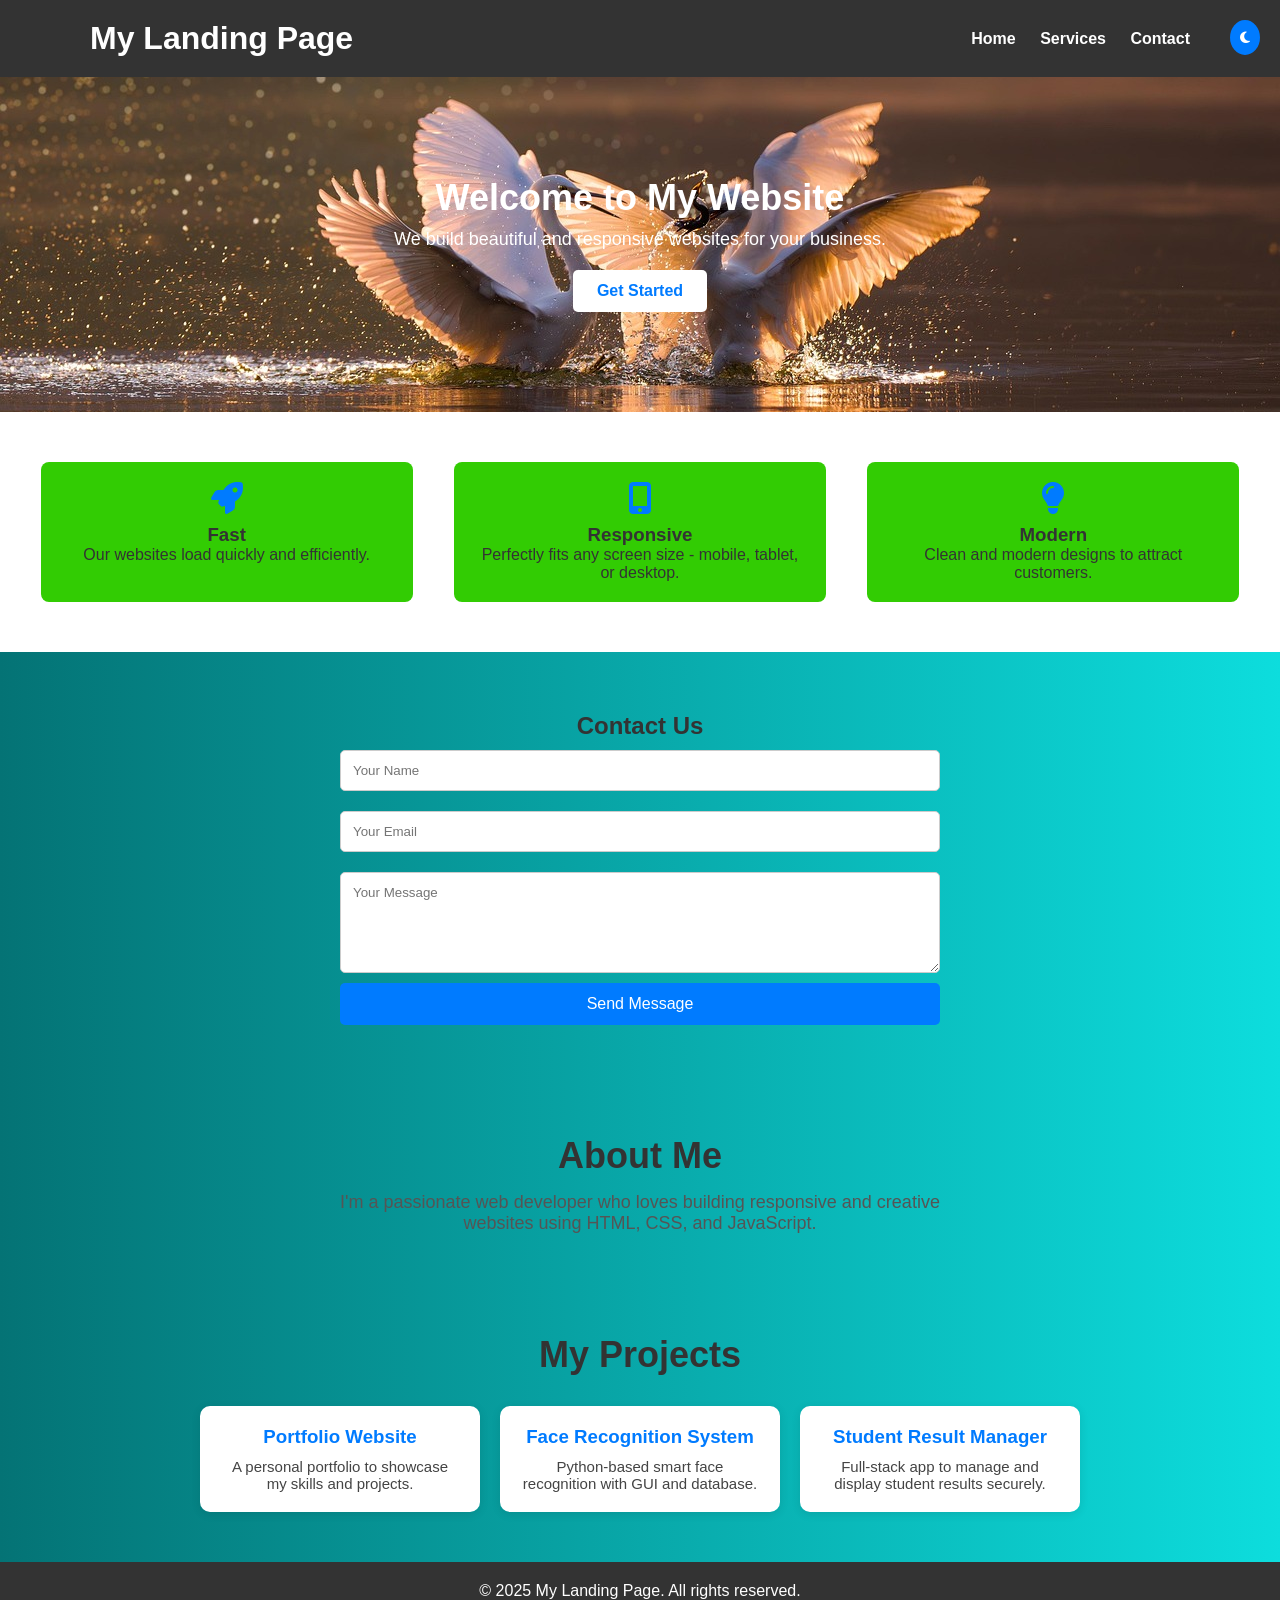
<file: Landing Page/index.html>
<!DOCTYPE html>
<html lang="en">
<head>
  <meta charset="UTF-8" />
  <meta name="viewport" content="width=device-width, initial-scale=1.0" />
  <title>Landing Page</title>
  <link rel="stylesheet" href="style.css" />
  <script defer src="script.js"></script>
  <!-- Font Awesome for Icons -->
  <link
    rel="stylesheet"
    href="https://cdnjs.cloudflare.com/ajax/libs/font-awesome/6.4.0/css/all.min.css"
  />
</head>
<body>
  <!-- Toggle Button -->
  <div class="theme-toggle">
    <button id="toggleTheme">
      <i class="fas fa-moon"></i>
    </button>
  </div>

  <!-- Header -->
  <header>
    <div class="container">
      <h1>My Landing Page</h1>
      <nav>
        <a href="#hero">Home</a>
        <a href="#features">Services</a>
        <a href="#contact">Contact</a>
      </nav>
    </div>
  </header>

  <!-- Hero Section -->
  <section class="hero" id="hero">
    <h2>Welcome to My Website</h2>
    <p>We build beautiful and responsive websites for your business.</p>
    <a href="#contact" class="btn">Get Started</a>
  </section>

  <!-- Features Section -->
  <section class="features" id="features">
    <div class="feature-box">
      <i class="fas fa-rocket fa-2x"></i>
      <h3>Fast</h3>
      <p>Our websites load quickly and efficiently.</p>
    </div>
    <div class="feature-box">
      <i class="fas fa-mobile-alt fa-2x"></i>
      <h3>Responsive</h3>
      <p>Perfectly fits any screen size - mobile, tablet, or desktop.</p>
    </div>
    <div class="feature-box">
      <i class="fas fa-lightbulb fa-2x"></i>
      <h3>Modern</h3>
      <p>Clean and modern designs to attract customers.</p>
    </div>
  </section>

  <!-- Contact Section -->
  <section class="contact" id="contact">
    <h2>Contact Us</h2>
    <form>
      <input type="text" placeholder="Your Name" required />
      <input type="email" placeholder="Your Email" required />
      <textarea placeholder="Your Message" rows="5" required></textarea>
      <button type="submit">Send Message</button>
    </form>
  </section>
  <!-- About Section -->
<section class="about">
  <h2>About Me</h2>
  <p>I'm a passionate web developer who loves building responsive and creative websites using HTML, CSS, and JavaScript.</p>
</section>

<!-- Projects Section -->
<section class="projects">
  <h2>My Projects</h2>
  <div class="project-list">
    <div class="project-card">
      <h3>Portfolio Website</h3>
      <p>A personal portfolio to showcase my skills and projects.</p>
    </div>
    <div class="project-card">
      <h3>Face Recognition System</h3>
      <p>Python-based smart face recognition with GUI and database.</p>
    </div>
    <div class="project-card">
      <h3>Student Result Manager</h3>
      <p>Full-stack app to manage and display student results securely.</p>
    </div>
  </div>
</section>

  <!-- Footer -->
  <footer>
    <p>&copy; 2025 My Landing Page. All rights reserved.</p>
  </footer>
</body>
</html>
</file>
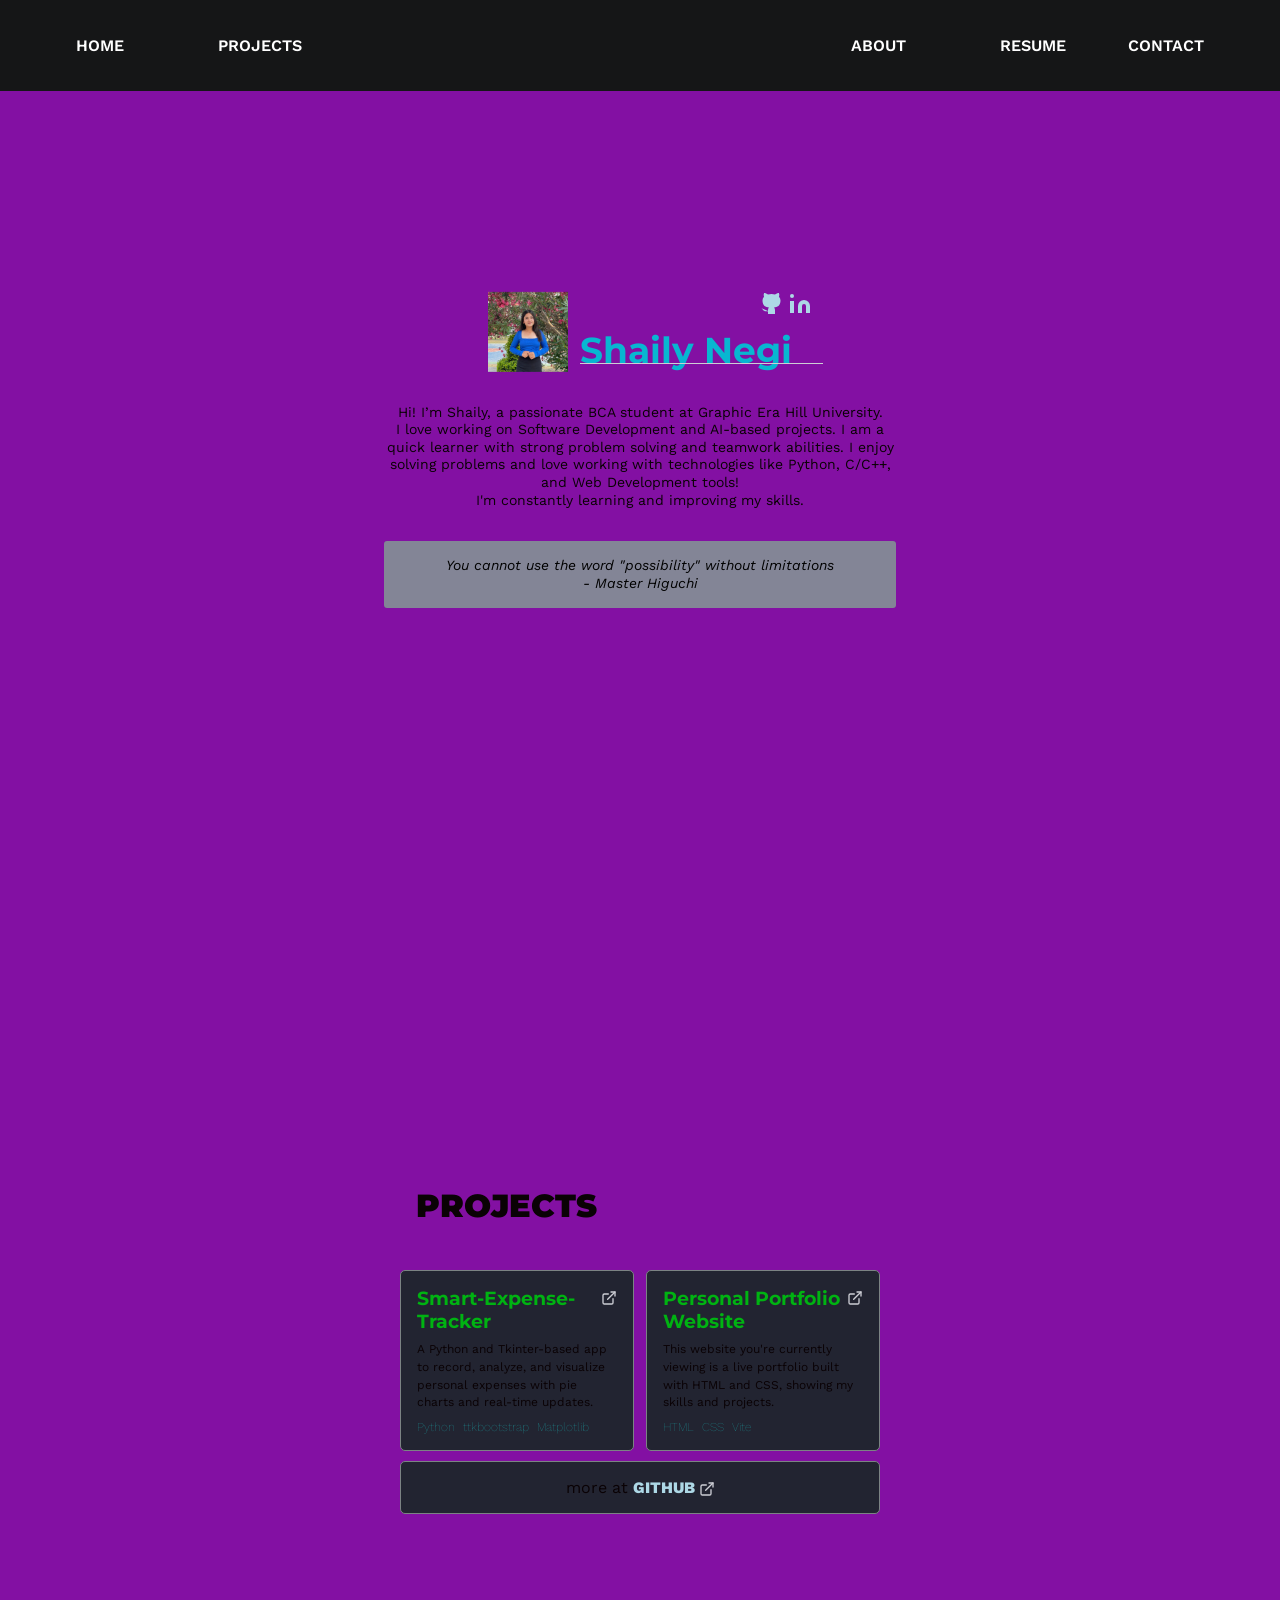
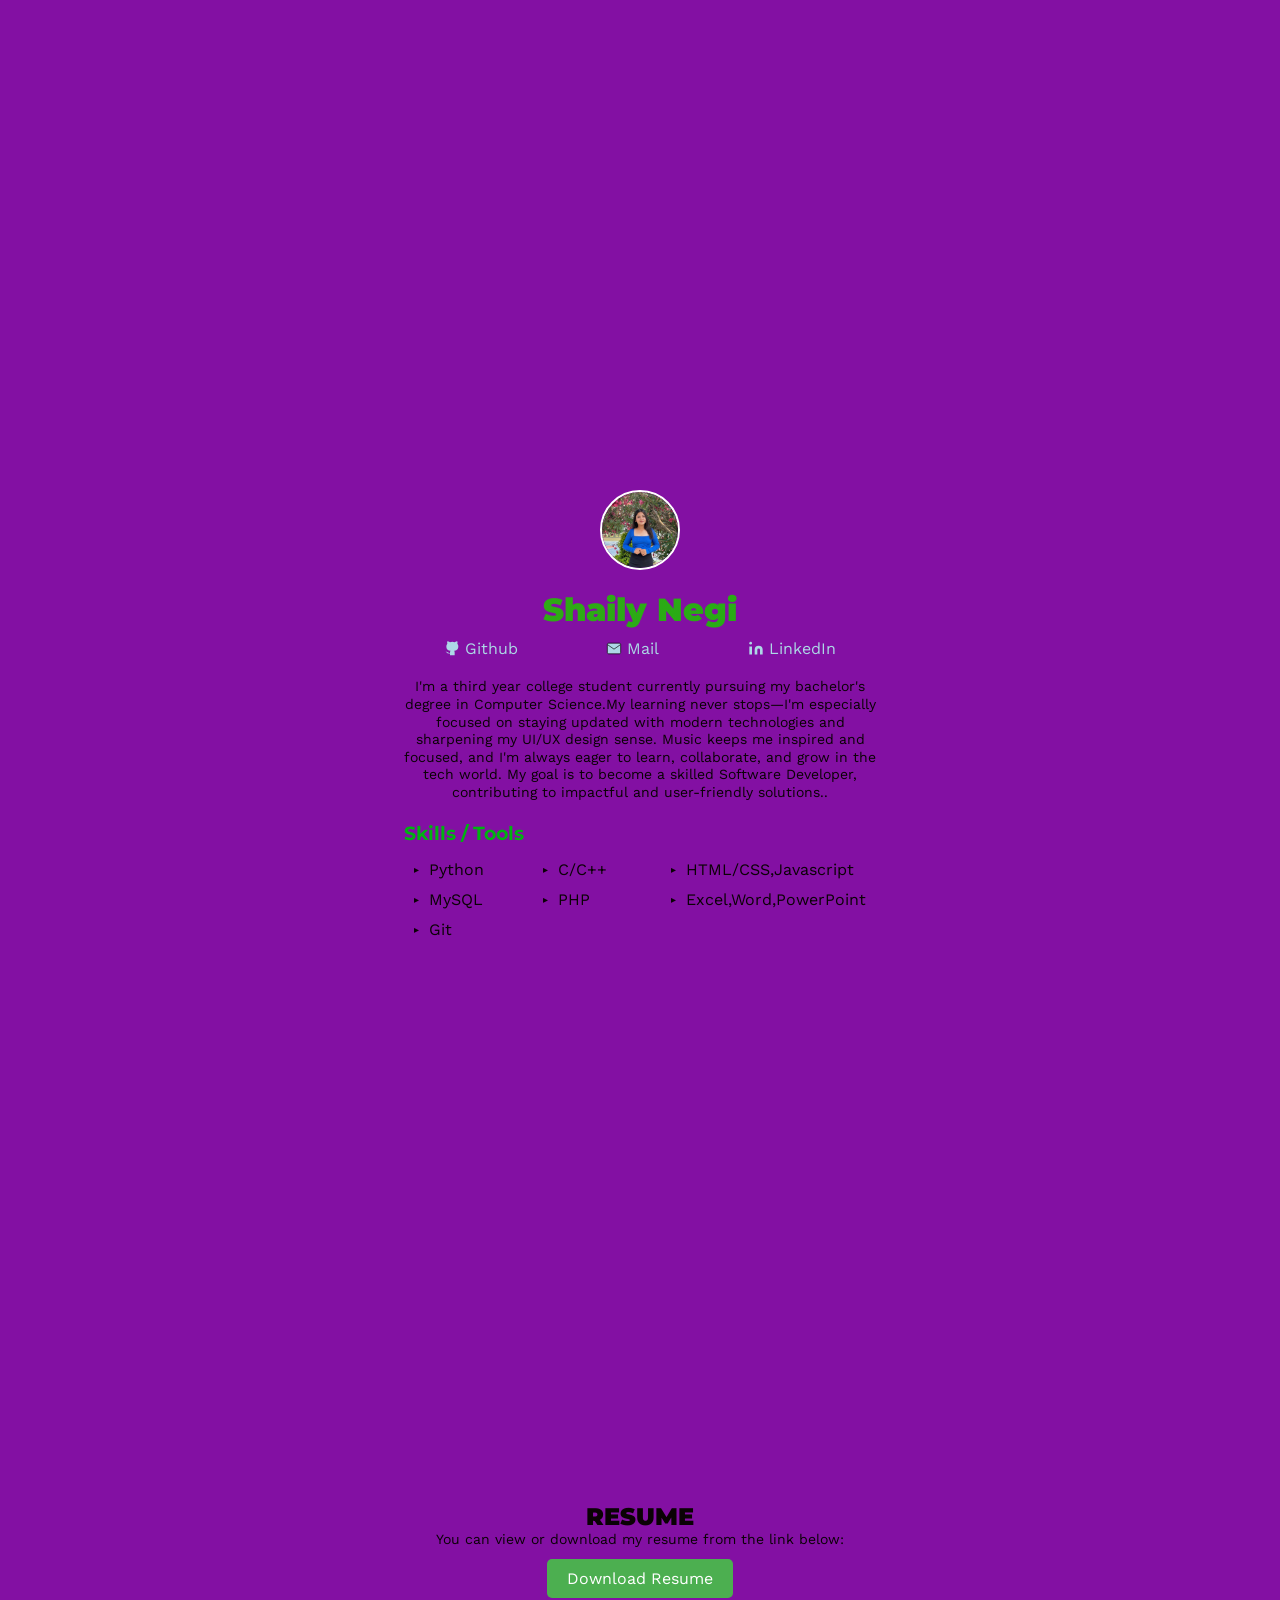
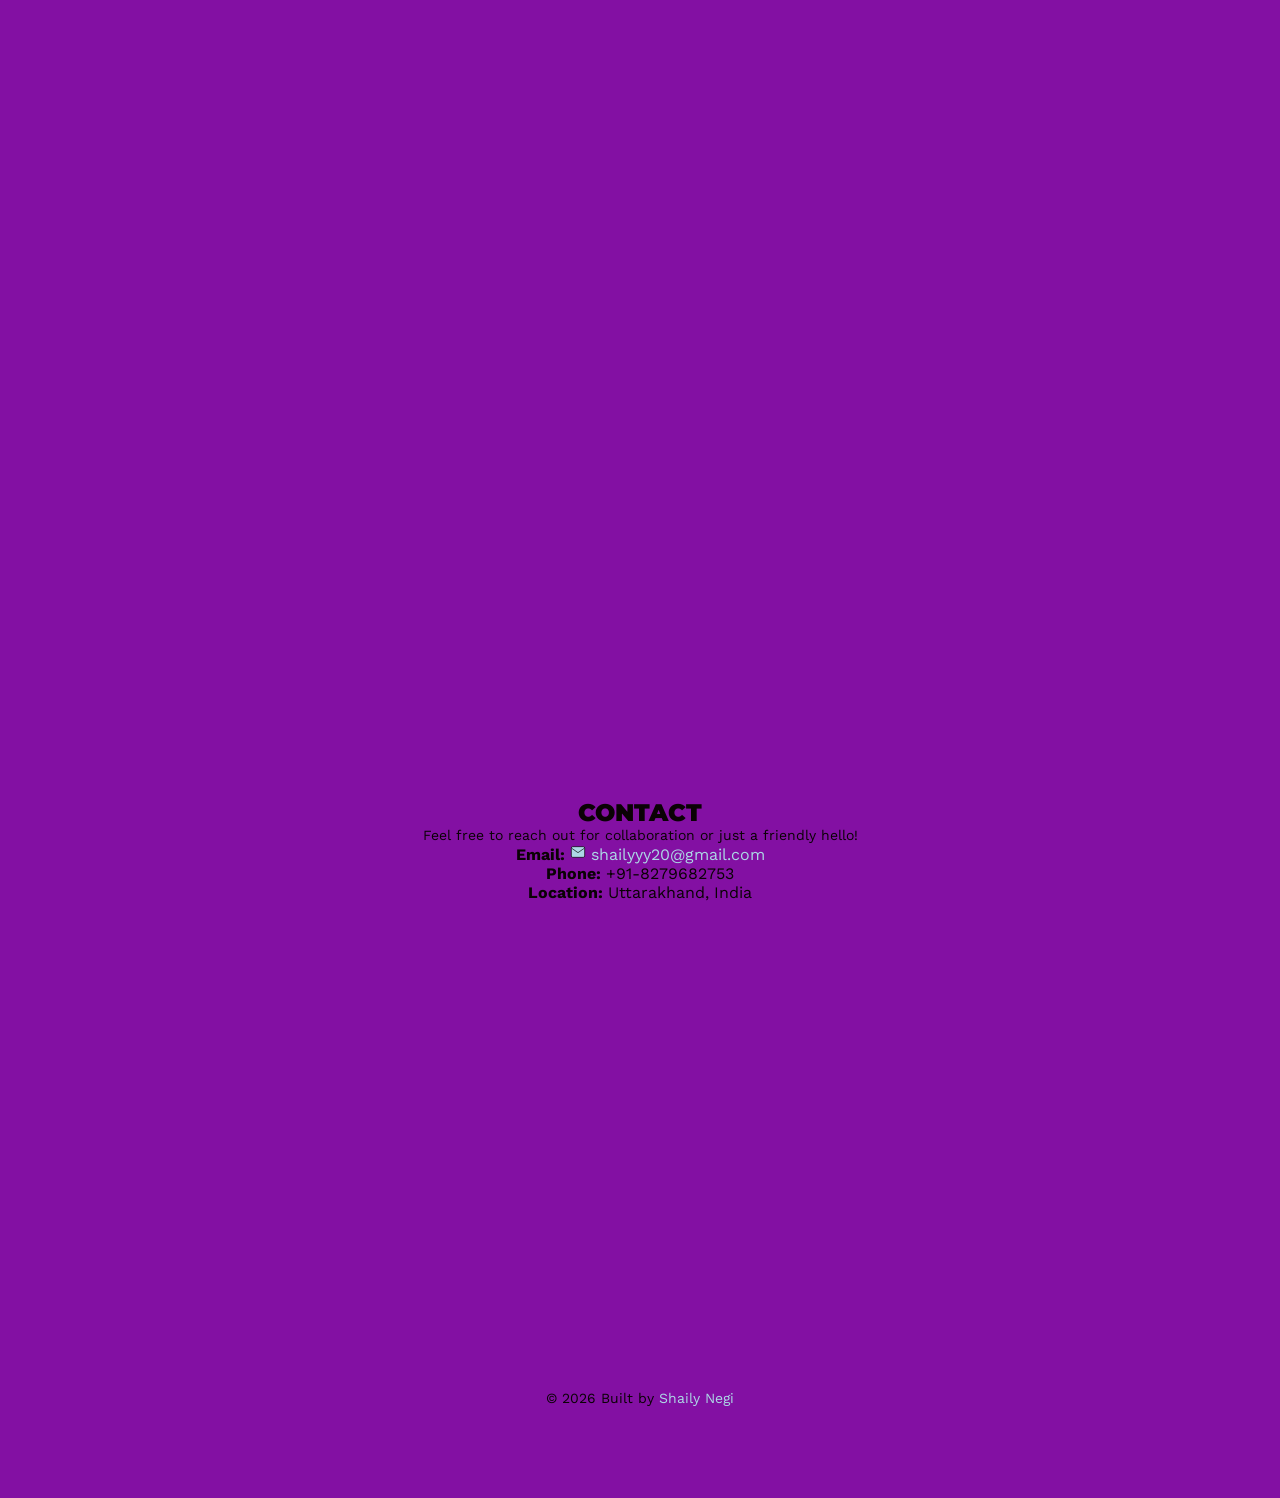
<file: myPortfolio-main/index.html>
<!DOCTYPE html>
<html lang="en">
  <head>
    <meta charset="UTF-8" />
    <meta http-equiv="X-UA-Compatible" content="IE=edge" />
    <meta name="viewport" content="width=device-width, initial-scale=1.0" />

    <!-- Edit meta description for SEO -->
    <meta
      name="description"
      content="Portfolio website for Shaily Negi, a passionate BCA student and aspiring software developer experienced in Python, C/C++, AI, and Web Development."
    />

    <!-- Edit title -->
    <title>Shaily Negi | Portfolio</title>

    <!-- Fonts -->
    <link rel="preconnect" href="https://fonts.googleapis.com" />
    <link rel="preconnect" href="https://fonts.gstatic.com" crossorigin />
    <link
      rel="preload"
      href="https://fonts.googleapis.com/css2?family=Montserrat:wght@400;900&family=Work+Sans:wght@400;800&display=swap"
      as="style"
      onload="this.onload=null;this.rel='stylesheet'"
    />

    <noscript>
      <link
        href="https://fonts.googleapis.com/css2?family=Montserrat:wght@400;900&family=Work+Sans:wght@400;800&display=swap"
        rel="stylesheet"
        type="text/css"
      />
    </noscript>

    <!-- Stylesheets -->
    <link rel="stylesheet" href="style.css" />
  </head>

  <body>
    <!-- Navigation -->
    <nav class="navbar">
      <ul class="nav-left">
        <li><a href="#top">HOME</a></li>
        <li><a href="#project">PROJECTS</a></li>
      </ul>
      <ul class="nav-right">
        <li><a href="#about">ABOUT</a></li>
        <li><a href="#resume">RESUME</a></li>
        <li><a href="#contact">CONTACT</a></li>
      </ul>
    </nav>
    <!-- End of Navigation -->

    <!-- Home -->
    <section class="center" id="top">
      <main>
        <!-- img and info container -->
        <div class="img-info-container">
          <!-- profile picture -->
          <div class="img-container">
            <img width="80" height="80" src="./asset/img/shaily.jpg" alt="pfp" />
          </div>

          <!-- info / the large text and social media -->
          <div class="info-container">
            <!-- svg/social media container -->
            <div class="social-container">
              <!-- GITHUB -->
              <a href="https://github.com/shaily68" target="_blank">
                <img width="24" height="24" src="./asset/svg/github.svg" alt="github" />
              </a>

              <!-- LINKEDIN -->
              <a href="https://linkedin.com/in/shaily-negi-24a034306" target="_blank">
                <img width="24" height="24" src="./asset/svg/linkedin.svg" alt="linkedin" />
              </a>
            </div>

            <!-- name -->
            <h1>Shaily Negi</h1>
            <hr />
          </div>
        </div>

        <p class="user-bio">
          Hi! I’m Shaily, a passionate BCA student at Graphic Era Hill University.<br />
          I love working on Software Development and AI-based projects. I am a quick learner with strong problem solving and teamwork abilities. I enjoy solving problems and love working with technologies like Python, C/C++, and Web Development tools!<br />
          I'm constantly learning and improving my skills.
        </p>

        <!-- Quote -->
        <div class="quote-container">
          <p>
            <i>
              You cannot use the word "possibility" without limitations <br />
              - Master Higuchi
            </i>
          </p>
        </div>
      </main>
    </section>
    <!-- End of Home -->

    <!-- Project Section -->
    <section class="center">
      <div id="project">
        <h2>PROJECTS</h2>

        <div class="project-container">
          <!-- Project 1 -->
          <div class="repository-container">
            <div class="repository-head">
              <a href="https://github.com/shaily68/Smart-Expense-Tracker" target="_blank" rel="noopener noreferrer">
                <h3>Smart-Expense-Tracker</h3>
              </a>
              <a href="https://github.com/shaily68/Smart-Expense-Tracker" target="_blank" rel="noopener noreferrer">
                <img width="16" height="16" src="./asset/svg/external-link.svg" alt="external-link" />
              </a>
            </div>
            <p class="repository-description">
              A Python and Tkinter-based app to record, analyze, and visualize personal expenses with pie charts and real-time updates.
            </p>
            <div class="repository-language-used-container">
              <span class="language-used">Python</span>
              <span class="language-used">ttkbootstrap</span>
              <span class="language-used">Matplotlib</span>
            </div>
          </div>

          <!-- Project 2 -->
          <div class="repository-container">
            <div class="repository-head">
              <a href="https://github.com/shaily68/A-Portfolio" target="_blank" rel="noopener noreferrer">
                <h3>Personal Portfolio Website</h3>
              </a>
              <a href="https://github.com/shaily68/A-Portfolio" target="_blank" rel="noopener noreferrer">
                <img width="16" height="16" src="./asset/svg/external-link.svg" alt="external-link" />
              </a>
            </div>
            <p class="repository-description">
              This website you're currently viewing is a live portfolio built with HTML and CSS, showing my skills and projects.
            </p>
            <div class="repository-language-used-container">
              <span class="language-used">HTML</span>
              <span class="language-used">CSS</span>
              <span class="language-used">Vite</span>
            </div>
          </div>
        </div>

        <div class="repository-container more-repo">
          more at
          <a href="https://github.com/shaily68?tab=repositories" target="_blank">
            GITHUB <img src="./asset/svg/external-link.svg" alt="external-link" />
          </a>
        </div>
      </div>
    </section>
    <!-- End of Project Section -->

    <!-- About Section -->
    <div class="center">
      <div id="about">
        <div class="about-img-container">
          <img width="80" height="80" src="./asset/img/shaily.jpg" alt="pfp" />
        </div>

        <h2 class="gradient">Shaily Negi</h2>

        <ul class="about-social-container">
          <li>
            <img src="./asset/svg/github.svg" alt="Github" />
            <a href="https://github.com/shaily68">Github</a>
          </li>
          <li>
            <img src="./asset/svg/mail.svg" alt="Mail" />
            <a href="#">Mail</a>
          </li>
          <li>
            <img src="./asset/svg/linkedin.svg" alt="LinkedIn" />
            <a href="https://linkedin.com/in/shaily-negi-24a034306">LinkedIn</a>
          </li>
        </ul>

        <p>
          I'm a third year college student currently pursuing my bachelor's degree in Computer Science.My learning never stops—I'm especially focused on staying updated with modern technologies and sharpening my UI/UX design sense.
          Music keeps me inspired and focused, and I'm always eager to learn, collaborate, and grow in the tech world. My goal is to become a skilled Software Developer, contributing to impactful and user-friendly solutions.. <br />
        </p>

        <h3>Skills / Tools</h3>
        <ul class="skill">
          <li>Python</li>
          <li>C/C++</li>
          <li>HTML/CSS,Javascript</li>
          <li>MySQL</li>
          <li>PHP</li>
          <li>Excel,Word,PowerPoint</li>
          <li>Git</li>
        </ul>
      </div>
    </div>
    <!-- End of About Section -->

    <!-- Resume Section -->
    <section class="center">
      <div id="resume">
        <h2>RESUME</h2>
        <p>You can view or download my resume from the link below:</p>
        <a
          href="./asset/resume/Shaily[2].pdf" download="Shaily[2].pdf"
          target="_blank"
          class="resume-btn"
          style="display: inline-block; padding: 10px 20px; background-color: #4caf50; color: white; text-decoration: none; border-radius: 5px; margin-top: 10px;"
          >Download Resume</a
        >
      </div>
    </section>
    <!-- End of Resume Section -->

    <!-- Contact Section -->
    <section class="center">
      <div id="contact">
        <h2>CONTACT</h2>
        <p>Feel free to reach out for collaboration or just a friendly hello!</p>
        <ul class="contact-info" style="list-style: none; padding-left: 0;">
          <li><strong>Email:</strong> <img src="./asset/svg/mail.svg" alt="Mail" />
            <a href="mailto:shailyyy20@gmail.com">shailyyy20@gmail.com</a></li>
          <li><strong>Phone:</strong> +91-8279682753</li>
          <li><strong>Location:</strong> Uttarakhand, India</li>
        </ul>
      </div>
    </section>
    <!-- End of Contact Section -->

    <!-- Footer -->
    <footer>
      <p>
        ©
        <script>
          document.write(new Date().getFullYear());
        </script>
        Built by <a href="https://github.com/shaily68">Shaily Negi</a>
      </p>
    </footer>

    <script type="module" src="./script/event-effect.js"></script>
  </body>
</html>
</file>
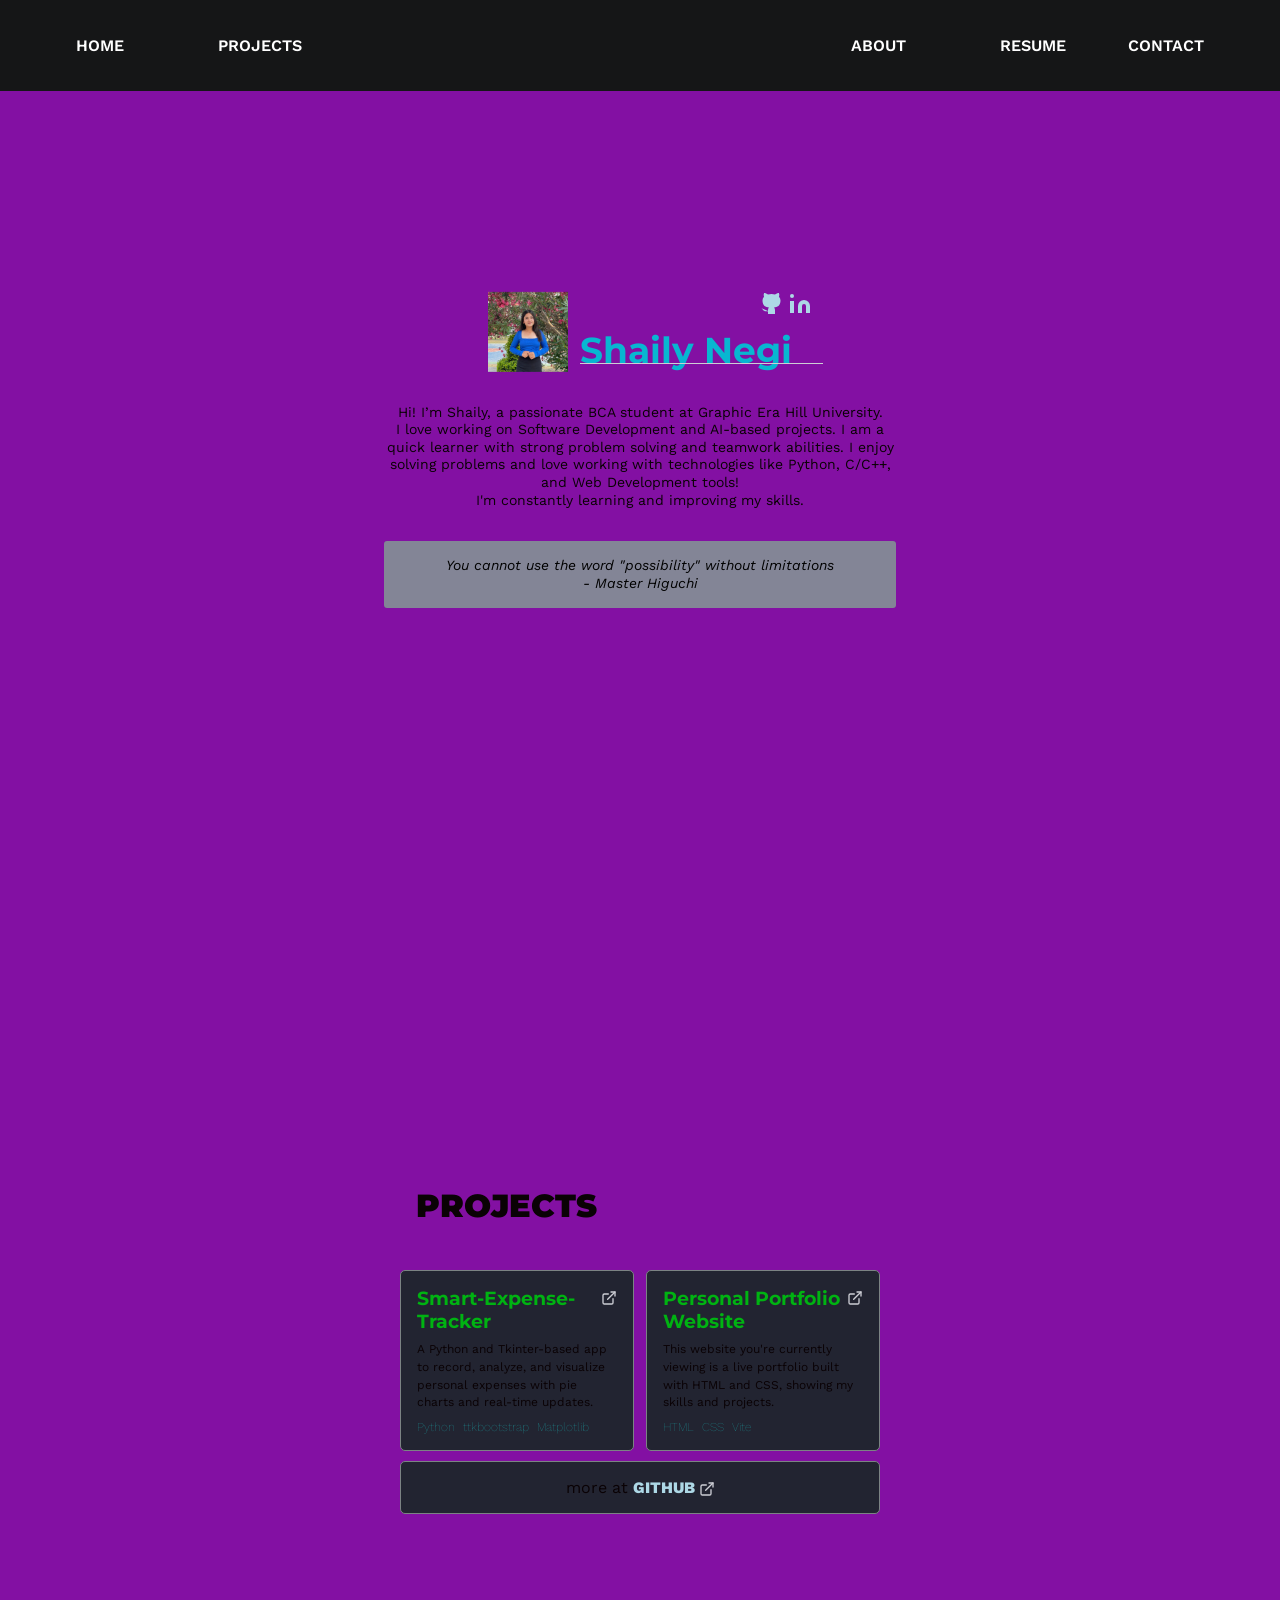
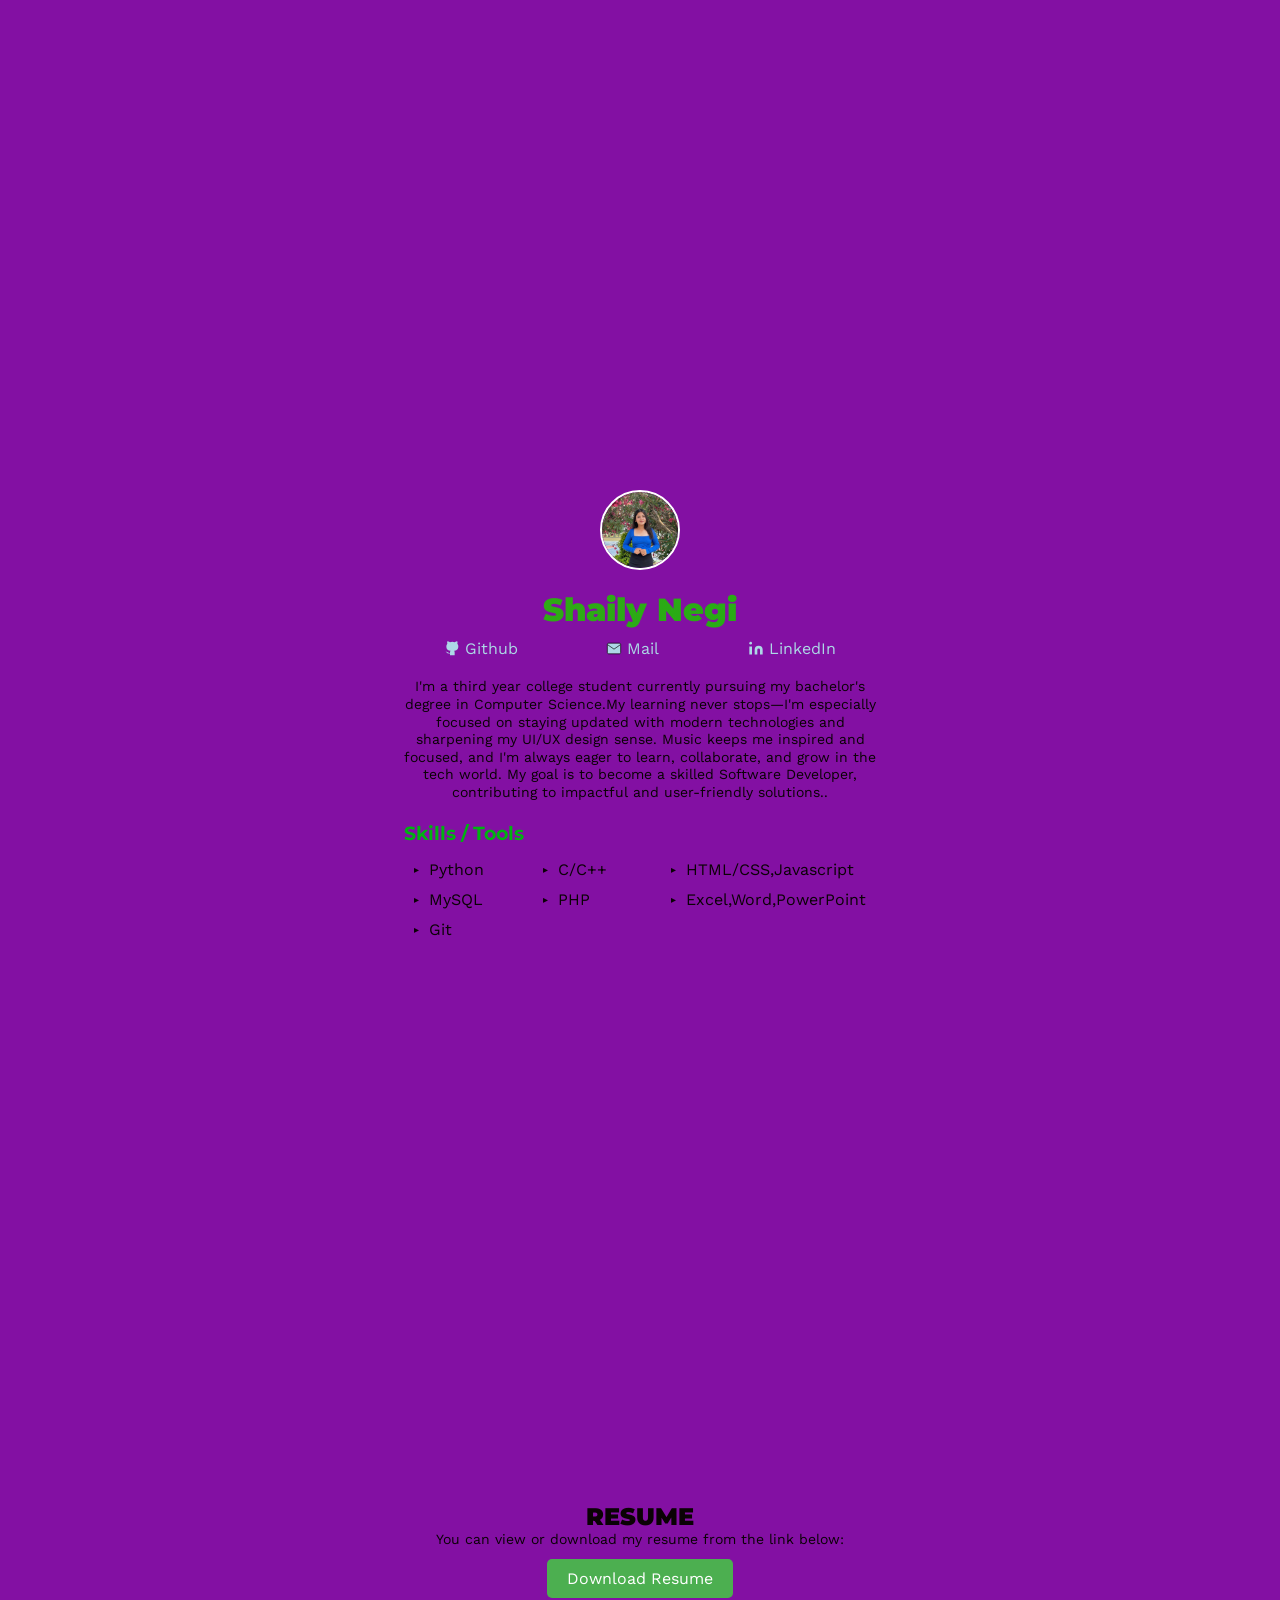
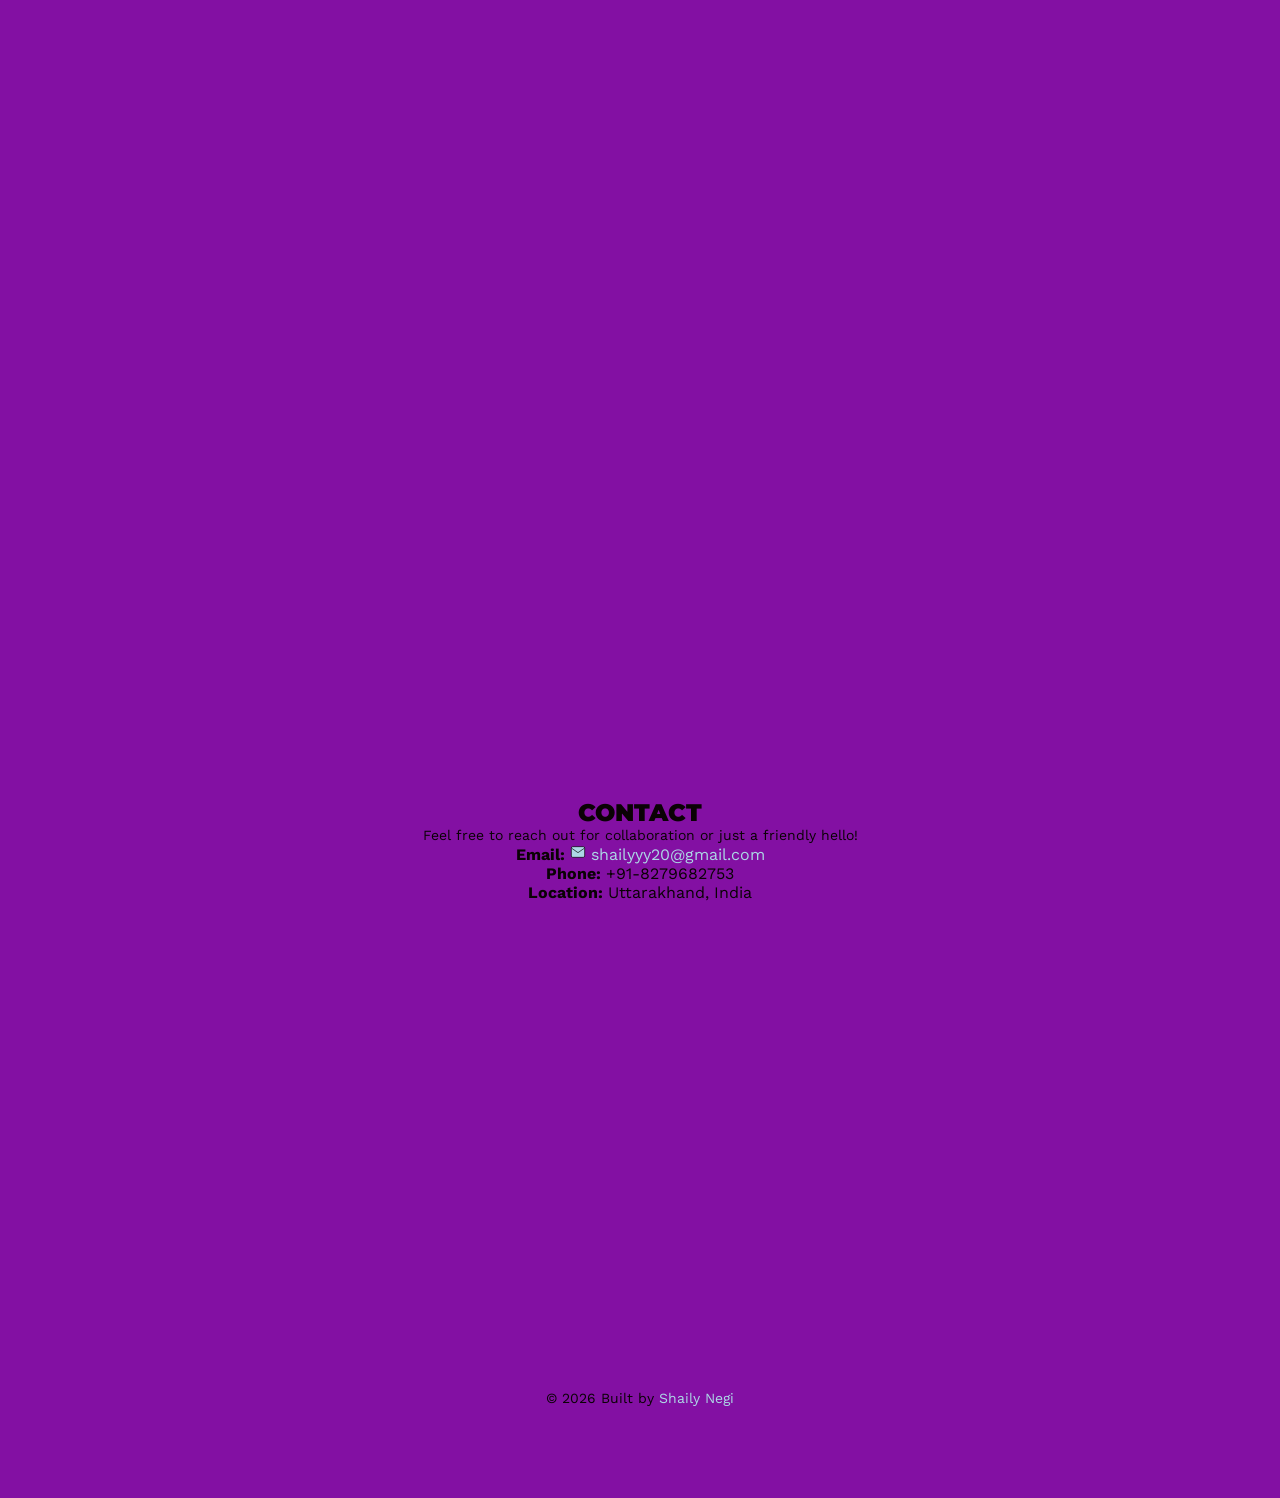
<file: ShailyNegi Portfolio/myPortfolio-main/index.html>
<!DOCTYPE html>
<html lang="en">
  <head>
    <meta charset="UTF-8" />
    <meta http-equiv="X-UA-Compatible" content="IE=edge" />
    <meta name="viewport" content="width=device-width, initial-scale=1.0" />

    <!-- Edit meta description for SEO -->
    <meta
      name="description"
      content="Portfolio website for Shaily Negi, a passionate BCA student and aspiring software developer experienced in Python, C/C++, AI, and Web Development."
    />

    <!-- Edit title -->
    <title>Shaily Negi | Portfolio</title>

    <!-- Fonts -->
    <link rel="preconnect" href="https://fonts.googleapis.com" />
    <link rel="preconnect" href="https://fonts.gstatic.com" crossorigin />
    <link
      rel="preload"
      href="https://fonts.googleapis.com/css2?family=Montserrat:wght@400;900&family=Work+Sans:wght@400;800&display=swap"
      as="style"
      onload="this.onload=null;this.rel='stylesheet'"
    />

    <noscript>
      <link
        href="https://fonts.googleapis.com/css2?family=Montserrat:wght@400;900&family=Work+Sans:wght@400;800&display=swap"
        rel="stylesheet"
        type="text/css"
      />
    </noscript>

    <!-- Stylesheets -->
    <link rel="stylesheet" href="style.css" />
  </head>

  <body>
    <!-- Navigation -->
    <nav class="navbar">
      <ul class="nav-left">
        <li><a href="#top">HOME</a></li>
        <li><a href="#project">PROJECTS</a></li>
      </ul>
      <ul class="nav-right">
        <li><a href="#about">ABOUT</a></li>
        <li><a href="#resume">RESUME</a></li>
        <li><a href="#contact">CONTACT</a></li>
      </ul>
    </nav>
    <!-- End of Navigation -->

    <!-- Home -->
    <section class="center" id="top">
      <main>
        <!-- img and info container -->
        <div class="img-info-container">
          <!-- profile picture -->
          <div class="img-container">
            <img width="80" height="80" src="./asset/img/shaily.jpg" alt="pfp" />
          </div>

          <!-- info / the large text and social media -->
          <div class="info-container">
            <!-- svg/social media container -->
            <div class="social-container">
              <!-- GITHUB -->
              <a href="https://github.com/shaily68" target="_blank">
                <img width="24" height="24" src="./asset/svg/github.svg" alt="github" />
              </a>

              <!-- LINKEDIN -->
              <a href="https://linkedin.com/in/shaily-negi-24a034306" target="_blank">
                <img width="24" height="24" src="./asset/svg/linkedin.svg" alt="linkedin" />
              </a>
            </div>

            <!-- name -->
            <h1>Shaily Negi</h1>
            <hr />
          </div>
        </div>

        <p class="user-bio">
          Hi! I’m Shaily, a passionate BCA student at Graphic Era Hill University.<br />
          I love working on Software Development and AI-based projects. I am a quick learner with strong problem solving and teamwork abilities. I enjoy solving problems and love working with technologies like Python, C/C++, and Web Development tools!<br />
          I'm constantly learning and improving my skills.
        </p>

        <!-- Quote -->
        <div class="quote-container">
          <p>
            <i>
              You cannot use the word "possibility" without limitations <br />
              - Master Higuchi
            </i>
          </p>
        </div>
      </main>
    </section>
    <!-- End of Home -->

    <!-- Project Section -->
    <section class="center">
      <div id="project">
        <h2>PROJECTS</h2>

        <div class="project-container">
          <!-- Project 1 -->
          <div class="repository-container">
            <div class="repository-head">
              <a href="https://github.com/shaily68/Smart-Expense-Tracker" target="_blank" rel="noopener noreferrer">
                <h3>Smart-Expense-Tracker</h3>
              </a>
              <a href="https://github.com/shaily68/Smart-Expense-Tracker" target="_blank" rel="noopener noreferrer">
                <img width="16" height="16" src="./asset/svg/external-link.svg" alt="external-link" />
              </a>
            </div>
            <p class="repository-description">
              A Python and Tkinter-based app to record, analyze, and visualize personal expenses with pie charts and real-time updates.
            </p>
            <div class="repository-language-used-container">
              <span class="language-used">Python</span>
              <span class="language-used">ttkbootstrap</span>
              <span class="language-used">Matplotlib</span>
            </div>
          </div>

          <!-- Project 2 -->
          <div class="repository-container">
            <div class="repository-head">
              <a href="https://github.com/shaily68/A-Portfolio" target="_blank" rel="noopener noreferrer">
                <h3>Personal Portfolio Website</h3>
              </a>
              <a href="https://github.com/shaily68/A-Portfolio" target="_blank" rel="noopener noreferrer">
                <img width="16" height="16" src="./asset/svg/external-link.svg" alt="external-link" />
              </a>
            </div>
            <p class="repository-description">
              This website you're currently viewing is a live portfolio built with HTML and CSS, showing my skills and projects.
            </p>
            <div class="repository-language-used-container">
              <span class="language-used">HTML</span>
              <span class="language-used">CSS</span>
              <span class="language-used">Vite</span>

                
            </div>
          </div>
        </div>

        <div class="repository-container more-repo">
          more at
          <a href="https://github.com/shaily68?tab=repositories" target="_blank">
            GITHUB <img src="./asset/svg/external-link.svg" alt="external-link" />
          </a>
        </div>
      </div>
    </section>
    <!-- End of Project Section -->

    <!-- About Section -->
    <div class="center">
      <div id="about">
        <div class="about-img-container">
          <img width="80" height="80" src="./asset/img/shaily.jpg" alt="pfp" />
        </div>

        <h2 class="gradient">Shaily Negi</h2>

        <ul class="about-social-container">
          <li>
            <img src="./asset/svg/github.svg" alt="Github" />
            <a href="https://github.com/shaily68">Github</a>
          </li>
          <li>
            <img src="./asset/svg/mail.svg" alt="Mail" />
            <a href="#">Mail</a>
          </li>
          <li>
            <img src="./asset/svg/linkedin.svg" alt="LinkedIn" />
            <a href="https://linkedin.com/in/shaily-negi-24a034306">LinkedIn</a>
          </li>
        </ul>

        <p>
          I'm a third year college student currently pursuing my bachelor's degree in Computer Science.My learning never stops—I'm especially focused on staying updated with modern technologies and sharpening my UI/UX design sense.
          Music keeps me inspired and focused, and I'm always eager to learn, collaborate, and grow in the tech world. My goal is to become a skilled Software Developer, contributing to impactful and user-friendly solutions.. <br />
        </p>

        <h3>Skills / Tools</h3>
        <ul class="skill">
          <li>Python</li>
          <li>C/C++</li>
          <li>HTML/CSS,Javascript</li>
          <li>MySQL</li>
          <li>PHP</li>
          <li>Excel,Word,PowerPoint</li>
          <li>Git</li>
        </ul>
      </div>
    </div>
    <!-- End of About Section -->

    <!-- Resume Section -->
    <section class="center">
      <div id="resume">
        <h2>RESUME</h2>
        <p>You can view or download my resume from the link below:</p>
        <a
          href="./asset/resume/Shaily[2].pdf" download="Shaily[2].pdf"
          target="_blank"
          class="resume-btn"
          style="display: inline-block; padding: 10px 20px; background-color: #4caf50; color: white; text-decoration: none; border-radius: 5px; margin-top: 10px;"
          >Download Resume</a
        >
      </div>
    </section>
    <!-- End of Resume Section -->

    <!-- Contact Section -->
    <section class="center">
      <div id="contact">
        <h2>CONTACT</h2>
        <p>Feel free to reach out for collaboration or just a friendly hello!</p>
        <ul class="contact-info" style="list-style: none; padding-left: 0;">
          <li><strong>Email:</strong> <img src="./asset/svg/mail.svg" alt="Mail" />
            <a href="mailto:shailyyy20@gmail.com">shailyyy20@gmail.com</a></li>
          <li><strong>Phone:</strong> +91-8279682753</li>
          <li><strong>Location:</strong> Uttarakhand, India</li>
        </ul>
      </div>
    </section>
    <!-- End of Contact Section -->

    <!-- Footer -->
    <footer>
      <p>
        ©
        <script>
          document.write(new Date().getFullYear());
        </script>
        Built by <a href="https://github.com/shaily68">Shaily Negi</a>
      </p>
    </footer>

    <script type="module" src="./script/event-effect.js"></script>
  </body>
</html>
</file>
<file: Landing Page/style.css>
* {
  margin: 0;
  padding: 0;
  box-sizing: border-box;
  scroll-behavior: smooth;
  font-family: Arial, sans-serif;
}

body {
  background-color: #f9f9f9;
  color: #333;
  transition: background-color 0.3s, color 0.3s;
}

header {
  background: #333;
  color: #fff;
  padding: 20px 0;
}

.container {
  width: 90%;
  max-width: 1100px;
  margin: auto;
  display: flex;
  justify-content: space-between;
  align-items: center;
}

nav a {
  color: white;
  margin-left: 20px;
  text-decoration: none;
  font-weight: bold;
}

nav a:hover {
  text-decoration: underline;
}

/* Hero with background image */
.hero {
  text-align: center;
  padding: 100px 20px;
  background: url('image/Birds.jpg') no-repeat center center/cover;
  color: white;
}

.hero h2 {
  font-size: 36px;
  margin-bottom: 10px;
}

.hero p {
  font-size: 18px;
}

.hero .btn {
  display: inline-block;
  margin-top: 20px;
  padding: 12px 24px;
  background: white;
  color: #007bff;
  text-decoration: none;
  border-radius: 5px;
  font-weight: bold;
}

.features {
  display: flex;
  justify-content: space-around;
  padding: 40px 20px;
  background: #fff;
  flex-wrap: wrap;
}

.feature-box {
  background: #32cc03;
  padding: 20px;
  width: 30%;
  text-align: center;
  border-radius: 8px;
  margin: 10px;
  transition: transform 0.3s;
}

.feature-box:hover {
  transform: translateY(-5px);
}

.feature-box i {
  color: #007bff;
  margin-bottom: 10px;
}

.about, .projects {
  padding: 50px 20px;
  text-align: center;
 background: linear-gradient(to right, #047375, #0ddddd); /* soft gradient */
}

.about h2, .projects h2 {
  font-size: 36px;
  margin-bottom: 15px;
}

.about p {
  font-size: 18px;
  max-width: 600px;
  margin: 0 auto;
  color: #555;
}

.project-list {
  display: flex;
  justify-content: center;
  flex-wrap: wrap;
  gap: 20px;
  margin-top: 30px;
}

.project-card {
  background-color: white;
  padding: 20px;
  border-radius: 10px;
  width: 280px;
  box-shadow: 0 2px 10px rgba(0,0,0,0.1);
  transition: 0.3s ease;
}

.project-card:hover {
  transform: translateY(-5px);
  box-shadow: 0 4px 20px rgba(0,0,0,0.2);
}

.project-card h3 {
  margin-bottom: 10px;
  color: #007bff;
}

.project-card p {
  font-size: 15px;
  color: #444;
}

.contact {
  background: linear-gradient(to right, #047375, #0ddddd); /* soft gradient */
  padding: 60px 20px;
  text-align: center;
}


.contact form {
  max-width: 600px;
  margin: auto;
  display: flex;
  flex-direction: column;
}

.contact input,
.contact textarea {
  padding: 12px;
  margin: 10px 0;
  border: 1px solid #ccc;
  border-radius: 5px;
}

.contact button {
  padding: 12px;
  background-color: #007bff;
  color: white;
  border: none;
  font-size: 16px;
  border-radius: 5px;
  cursor: pointer;
}

.contact button:hover {
  background-color: #0056b3;
}

footer {
  text-align: center;
  padding: 20px;
  background: #333;
  color: white;
}

/* Dark mode styles */
body.dark-mode {
  background-color: #121212;
  color: #f9f9f9;
}

body.dark-mode header {
  background: #222;
}

body.dark-mode .feature-box {
  background: #1e1e1e;
}

body.dark-mode .contact {
  background: #1a1a1a;
}

body.dark-mode footer {
  background: #222;
}

/* Theme Toggle Button */
.theme-toggle {
  position: fixed;
  top: 20px;
  right: 20px;
}

#toggleTheme {
  background: #007bff;
  color: white;
  border: none;
  padding: 10px;
  border-radius: 50%;
  cursor: pointer;
}

/* Responsive */
@media (max-width: 768px) {
  .features {
    flex-direction: column;
    align-items: center;
  }

  .feature-box {
    width: 90%;
  }

  .container {
    flex-direction: column;
    text-align: center;
  }

  nav a {
    display: block;
    margin: 10px 0;
  }
}
</file>
<file: myPortfolio-main/style.css>
:root {
  --bg-color: #8310a3;
  --font-color: #0a0205;
  --link-color: lightblue;
  --text-color-1: rgb(0, 179, 18);
  --text-color-2: rgb(53, 169, 22);
  --headline-color: rgb(8, 182, 209);
}
html {
  scroll-behavior: smooth;
}
* {
  box-sizing: border-box;
  margin: 0;
  padding: 0;
}

body {
  min-height: 100vh;
  background-color: var(--bg-color);
  text-align: center;
  font-family: "Work Sans", sans-serif;
  /* remove scroll bar and disable scroll */
  /* overflow: hidden; */
  color: var(--font-color);
}
h1,
h2,
h3 {
  font-family: "Montserrat", sans-serif;
}
h1 {
  font-size: 36px;
  color: var(--headline-color);
  animation: fadeInLeft 1s ease;
}
h2 {
  color: var(--font-color);
  font-weight: 900;
}
h3 {
  color: var(--text-color-1);
}
a {
  color: var(--link-color);
  text-decoration: none;
}
p {
  color: var(--font-color);
  font-size: 14px;
  line-height: 1.1rem;
}
ul {
  list-style: none;
}

/* NAVIGATION */
nav {
  position: fixed;
  top: 0;
  left: 50%;
  transform: translateX(-50%);
  backdrop-filter: blur(5px);
  z-index: 6;
  width: 100%;
}
nav ul {
  display: grid;
  grid-template-columns: 2fr 1fr 1fr;
  justify-content: center;
  margin: 0 1rem;
}
nav li {
  display: block;
}
nav li a {
  display: block;
  text-align: center;
  padding: 1rem;
  font-size: 13px;
  color: #fff;
}
nav ul li:nth-child(1) {
  justify-self: start;
  margin-right: 2rem;
}

/* HOME */

/* edit this to center the contents */
main {
  padding: 0 10vw;
  display: flex;
  flex-direction: column;
  justify-content: space-around;
  gap: 2rem;
}

.img-info-container {
  display: flex;
  flex-direction: row;
  justify-content: center;
  gap: 0.7rem;
}
.img-container {
  display: flex;
  justify-content: center;
  animation: fadeInUp 1s ease;
  /* padding-right: 0px;
  background-color: rgb(64, 68, 105);
  transition: 1s all cubic-bezier(0.075, 0.82, 0.165, 1); */
}

/* .img-container:hover{
  padding: 5px 5px 5px 50px;
} */
.img-container img {
  z-index: 1;
}
.info-container {
  display: flex;
  flex-direction: column;
  justify-content: end;
  position: relative;
}

/* SOCIAL SVG CONTAINER */
.social-container {
  /* transition: 1s all cubic-bezier(0.075, 0.82, 0.165, 1); */
  position: absolute;
  top: 0px;
  right: -20px;
  opacity: 0;
  display: flex;
  gap: 5px;
  animation: fadeInUp 1s ease forwards 0.5s;
  background-color: var(--bg-color);
}

/* .social-container:hover{
  background-color: rgb(64, 68, 105);
  padding-left: 100px;

} */

/* Navbar style */
.navbar {
  display: flex;
  justify-content: space-between;
  align-items: center;
  background-color: #151617; /* Change if needed */
  padding: 20px 60px;
  flex-wrap: wrap;
}

.navbar ul {
  list-style: none;
  display: flex;
  gap: 30px;
  margin: 0;
  padding: 0;
}

.navbar li a {
  text-decoration: none;
  color: white;
  font-weight: 600;
  font-size: 16px;
  transition: color 0.3s ease;
}

.navbar li a:hover {
  color: #ffcc00;
}

/* Responsive (Mobile-friendly) */
@media (max-width: 768px) {
  .navbar {
    flex-direction: column;
    align-items: center;
  }

  .navbar ul {
    justify-content: center;
    margin: 10px 0;
  }
}

main hr {
  display: block;
  height: 1px;
  border: 0;
  width: 0;
  border-top: 1px solid #cdced5;
  position: absolute;

  bottom: 8px;

  animation: slide-in 1s cubic-bezier(0.42, 0, 1, 1) forwards;
}

.user-bio {
  /* margin-top: 4rem;
  margin-bottom: 2rem; */
  opacity: 0;
  animation: fadeInUp 1s cubic-bezier(0.075, 0.82, 0.165, 1) 1s forwards;
}

.quote-container {
  padding: 16px;
  background-color: #838596;
  opacity: 0;
  border-radius: 3px;
  filter: drop-shadow(0 0 0 rgba(54, 54, 54, 0.2));
  transition: 0.3s all cubic-bezier(0.075, 0.82, 0.165, 1);
  transform-origin: right;
  will-change: filter;
  animation: dropShadow 1s ease forwards 1.5s;
}
.quote-container p {
  color: black;
}

.quote-container:hover {
  filter: drop-shadow(10px 10px 2px rgba(255, 255, 255, 0.25));
}

/* Project Styles */

#project {
  padding: 15vh 16px;
}
#project h2 {
  font-size: xx-large;
  text-align: left;
  margin-left: 1rem;
}
.project-container {
  display: grid;
  grid-template-columns: 1fr;
  gap: 12px;
  padding-top: 5vh;
}

/* Per Repo Styles*/

.repository-container {
  border: 1px solid #7b8383;
  display: flex;
  flex-direction: column;
  justify-content: space-evenly;
  gap: 8px;
  padding: 16px;
  border-radius: 5px;
  background: #222431;
}
.repository-container h3 {
  text-align: left;
}
.repository-container img {
  vertical-align: bottom;
}

.repository-container p {
  font-size: 12px;
}

/* Repo Head */
.repository-head {
  display: flex;
  flex-direction: row;
  gap: 3px;
  justify-content: flex-start;
}

/* Repo Description */
.repository-description {
  text-align: left;
}

/* Repo Langauges */
.repository-language-used-container {
  display: flex;
  flex-direction: row;
  font-weight: lighter;
  gap: 8px;
}
.language-used {
  font-size: 12px;
  color: #1bb6b6;
}
.more-repo {
  margin-top: 10px;
  display: block;
}
.more-repo a {
  font-weight: 800;
  color: var(--link-color);
}

/* about */

#about {
  padding-top: 15vh ;
}
.about-img-container {
  display: flex;
  justify-content: center;
  margin-bottom: 20px;
}
.about-img-container img {
  border-radius: 50%;
  border: 2px solid white;
}
.about-social-container {
  margin: 10px 0;
  display: flex;
  justify-content: space-around;
  padding: 0 1em;
}
#about p {
  margin: 20px;
}
.about-social-container li {
  display: flex;
  gap: 5px;
  justify-content: space-between;
}

.skill {
  display: grid;
  grid-template-columns: repeat(2, 1fr);
  text-align: left;
  margin: 0 30px;
}
#about h3 {
  text-align: left;
  margin: 10px 20px;
}
.skill li {
  line-height: 30px;
}
#about ul.skill li:before {
  font-size: 10px;
  padding-right: 10px;
  content: "▸";
  vertical-align: bottom;
}

footer {
  padding: 10vh;
}

/* MEDIA QUERIES */

/* FOR TABLET */
@media screen and (min-width: 768px) {
  /* add margin left and rigth make it centered */
  main {
    margin-left: 20%;
    margin-right: 20%;
  }

  #about,
  #project,
  nav ul {
    margin-left: 30%;
    margin-right: 30%;
  }
}
/* FOR DESKTOP */
@media screen and (min-width: 1025px) {
  /* project style */
  .project-container {
    grid-template-columns: repeat(2, 1fr);
  }
  .more-repo {
    display: block;
  }
  .skill {
    grid-template-columns: repeat(3, 1fr);
  }
}

/* KEYFRAMES */
@keyframes slide-in {
  to {
    width: 115%;
  }
}

@keyframes fadeInUp {
  from {
    opacity: 0;
    transform: translateY(10px);
  }
  to {
    opacity: 1;
    transform: translateY(0);
  }
}

@keyframes fadeInLeft {
  from {
    opacity: 0;
    transform: translateX(-10px);
  }
  to {
    opacity: 1;
    transform: translateY(0);
  }
}

@keyframes dropShadow {
  from {
    opacity: 0;
    scale: 0.9;
  }
  to {
    opacity: 1;
    scale: 1;
  }
}

@keyframes animated_text {
  0% {
    background-position: 0px 50%;
  }
  50% {
    background-position: 100% 50%;
  }
  100% {
    background-position: 0px 50%;
  }
}

.gradient {
  text-align: center;
  font-size: 2rem;
  background: linear-gradient(
    -35deg,
    var(--text-color-1) 0%,
    var(--text-color-2) 100%
  );
  background-size: 300%;
  -webkit-background-clip: text;
  -webkit-text-fill-color: transparent;
  animation: animated_text 10s ease-in-out infinite;
}

/* must have 1 inner div that wrap all content to work */
.center {
  display: flex;
  justify-content: center;
  align-items: center;
  min-height: 100vh;
}

/* .flex-end {
  align-items: flex-end;
  padding-bottom: 15vh;
} */
</file>
<file: ShailyNegi Portfolio/myPortfolio-main/style.css>
:root {
  --bg-color: #8310a3;
  --font-color: #0a0205;
  --link-color: lightblue;
  --text-color-1: rgb(0, 179, 18);
  --text-color-2: rgb(53, 169, 22);
  --headline-color: rgb(8, 182, 209);
}
html {
  scroll-behavior: smooth;
}
* {
  box-sizing: border-box;
  margin: 0;
  padding: 0;
}

body {
  min-height: 100vh;
  background-color: var(--bg-color);
  text-align: center;
  font-family: "Work Sans", sans-serif;
  /* remove scroll bar and disable scroll */
  /* overflow: hidden; */
  color: var(--font-color);
}
h1,
h2,
h3 {
  font-family: "Montserrat", sans-serif;
}
h1 {
  font-size: 36px;
  color: var(--headline-color);
  animation: fadeInLeft 1s ease;
}
h2 {
  color: var(--font-color);
  font-weight: 900;
}
h3 {
  color: var(--text-color-1);
}
a {
  color: var(--link-color);
  text-decoration: none;
}
p {
  color: var(--font-color);
  font-size: 14px;
  line-height: 1.1rem;
}
ul {
  list-style: none;
}

/* NAVIGATION */
nav {
  position: fixed;
  top: 0;
  left: 50%;
  transform: translateX(-50%);
  backdrop-filter: blur(5px);
  z-index: 6;
  width: 100%;
}
nav ul {
  display: grid;
  grid-template-columns: 2fr 1fr 1fr;
  justify-content: center;
  margin: 0 1rem;
}
nav li {
  display: block;
}
nav li a {
  display: block;
  text-align: center;
  padding: 1rem;
  font-size: 13px;
  color: #fff;
}
nav ul li:nth-child(1) {
  justify-self: start;
  margin-right: 2rem;
}

/* HOME */

/* edit this to center the contents */
main {
  padding: 0 10vw;
  display: flex;
  flex-direction: column;
  justify-content: space-around;
  gap: 2rem;
}

.img-info-container {
  display: flex;
  flex-direction: row;
  justify-content: center;
  gap: 0.7rem;
}
.img-container {
  display: flex;
  justify-content: center;
  animation: fadeInUp 1s ease;
  /* padding-right: 0px;
  background-color: rgb(64, 68, 105);
  transition: 1s all cubic-bezier(0.075, 0.82, 0.165, 1); */
}

/* .img-container:hover{
  padding: 5px 5px 5px 50px;
} */
.img-container img {
  z-index: 1;
}
.info-container {
  display: flex;
  flex-direction: column;
  justify-content: end;
  position: relative;
}

/* SOCIAL SVG CONTAINER */
.social-container {
  /* transition: 1s all cubic-bezier(0.075, 0.82, 0.165, 1); */
  position: absolute;
  top: 0px;
  right: -20px;
  opacity: 0;
  display: flex;
  gap: 5px;
  animation: fadeInUp 1s ease forwards 0.5s;
  background-color: var(--bg-color);
}

/* .social-container:hover{
  background-color: rgb(64, 68, 105);
  padding-left: 100px;

} */

/* Navbar style */
.navbar {
  display: flex;
  justify-content: space-between;
  align-items: center;
  background-color: #151617; /* Change if needed */
  padding: 20px 60px;
  flex-wrap: wrap;
}

.navbar ul {
  list-style: none;
  display: flex;
  gap: 30px;
  margin: 0;
  padding: 0;
}

.navbar li a {
  text-decoration: none;
  color: white;
  font-weight: 600;
  font-size: 16px;
  transition: color 0.3s ease;
}

.navbar li a:hover {
  color: #ffcc00;
}

/* Responsive (Mobile-friendly) */
@media (max-width: 768px) {
  .navbar {
    flex-direction: column;
    align-items: center;
  }

  .navbar ul {
    justify-content: center;
    margin: 10px 0;
  }
}

main hr {
  display: block;
  height: 1px;
  border: 0;
  width: 0;
  border-top: 1px solid #cdced5;
  position: absolute;

  bottom: 8px;

  animation: slide-in 1s cubic-bezier(0.42, 0, 1, 1) forwards;
}

.user-bio {
  /* margin-top: 4rem;
  margin-bottom: 2rem; */
  opacity: 0;
  animation: fadeInUp 1s cubic-bezier(0.075, 0.82, 0.165, 1) 1s forwards;
}

.quote-container {
  padding: 16px;
  background-color: #838596;
  opacity: 0;
  border-radius: 3px;
  filter: drop-shadow(0 0 0 rgba(54, 54, 54, 0.2));
  transition: 0.3s all cubic-bezier(0.075, 0.82, 0.165, 1);
  transform-origin: right;
  will-change: filter;
  animation: dropShadow 1s ease forwards 1.5s;
}
.quote-container p {
  color: black;
}

.quote-container:hover {
  filter: drop-shadow(10px 10px 2px rgba(255, 255, 255, 0.25));
}

/* Project Styles */

#project {
  padding: 15vh 16px;
}
#project h2 {
  font-size: xx-large;
  text-align: left;
  margin-left: 1rem;
}
.project-container {
  display: grid;
  grid-template-columns: 1fr;
  gap: 12px;
  padding-top: 5vh;
}

/* Per Repo Styles*/

.repository-container {
  border: 1px solid #7b8383;
  display: flex;
  flex-direction: column;
  justify-content: space-evenly;
  gap: 8px;
  padding: 16px;
  border-radius: 5px;
  background: #222431;
}
.repository-container h3 {
  text-align: left;
}
.repository-container img {
  vertical-align: bottom;
}

.repository-container p {
  font-size: 12px;
}

/* Repo Head */
.repository-head {
  display: flex;
  flex-direction: row;
  gap: 3px;
  justify-content: flex-start;
}

/* Repo Description */
.repository-description {
  text-align: left;
}

/* Repo Langauges */
.repository-language-used-container {
  display: flex;
  flex-direction: row;
  font-weight: lighter;
  gap: 8px;
}
.language-used {
  font-size: 12px;
  color: #1bb6b6;
}
.more-repo {
  margin-top: 10px;
  display: block;
}
.more-repo a {
  font-weight: 800;
  color: var(--link-color);
}

/* about */

#about {
  padding-top: 15vh ;
}
.about-img-container {
  display: flex;
  justify-content: center;
  margin-bottom: 20px;
}
.about-img-container img {
  border-radius: 50%;
  border: 2px solid white;
}
.about-social-container {
  margin: 10px 0;
  display: flex;
  justify-content: space-around;
  padding: 0 1em;
}
#about p {
  margin: 20px;
}
.about-social-container li {
  display: flex;
  gap: 5px;
  justify-content: space-between;
}

.skill {
  display: grid;
  grid-template-columns: repeat(2, 1fr);
  text-align: left;
  margin: 0 30px;
}
#about h3 {
  text-align: left;
  margin: 10px 20px;
}
.skill li {
  line-height: 30px;
}
#about ul.skill li:before {
  font-size: 10px;
  padding-right: 10px;
  content: "▸";
  vertical-align: bottom;
}

footer {
  padding: 10vh;
}

/* MEDIA QUERIES */

/* FOR TABLET */
@media screen and (min-width: 768px) {
  /* add margin left and rigth make it centered */
  main {
    margin-left: 20%;
    margin-right: 20%;
  }

  #about,
  #project,
  nav ul {
    margin-left: 30%;
    margin-right: 30%;
  }
}
/* FOR DESKTOP */
@media screen and (min-width: 1025px) {
  /* project style */
  .project-container {
    grid-template-columns: repeat(2, 1fr);
  }
  .more-repo {
    display: block;
  }
  .skill {
    grid-template-columns: repeat(3, 1fr);
  }
}

/* KEYFRAMES */
@keyframes slide-in {
  to {
    width: 115%;
  }
}

@keyframes fadeInUp {
  from {
    opacity: 0;
    transform: translateY(10px);
  }
  to {
    opacity: 1;
    transform: translateY(0);
  }
}

@keyframes fadeInLeft {
  from {
    opacity: 0;
    transform: translateX(-10px);
  }
  to {
    opacity: 1;
    transform: translateY(0);
  }
}

@keyframes dropShadow {
  from {
    opacity: 0;
    scale: 0.9;
  }
  to {
    opacity: 1;
    scale: 1;
  }
}

@keyframes animated_text {
  0% {
    background-position: 0px 50%;
  }
  50% {
    background-position: 100% 50%;
  }
  100% {
    background-position: 0px 50%;
  }
}

.gradient {
  text-align: center;
  font-size: 2rem;
  background: linear-gradient(
    -35deg,
    var(--text-color-1) 0%,
    var(--text-color-2) 100%
  );
  background-size: 300%;
  -webkit-background-clip: text;
  -webkit-text-fill-color: transparent;
  animation: animated_text 10s ease-in-out infinite;
}

/* must have 1 inner div that wrap all content to work */
.center {
  display: flex;
  justify-content: center;
  align-items: center;
  min-height: 100vh;
}

/* .flex-end {
  align-items: flex-end;
  padding-bottom: 15vh;
} */
</file>
